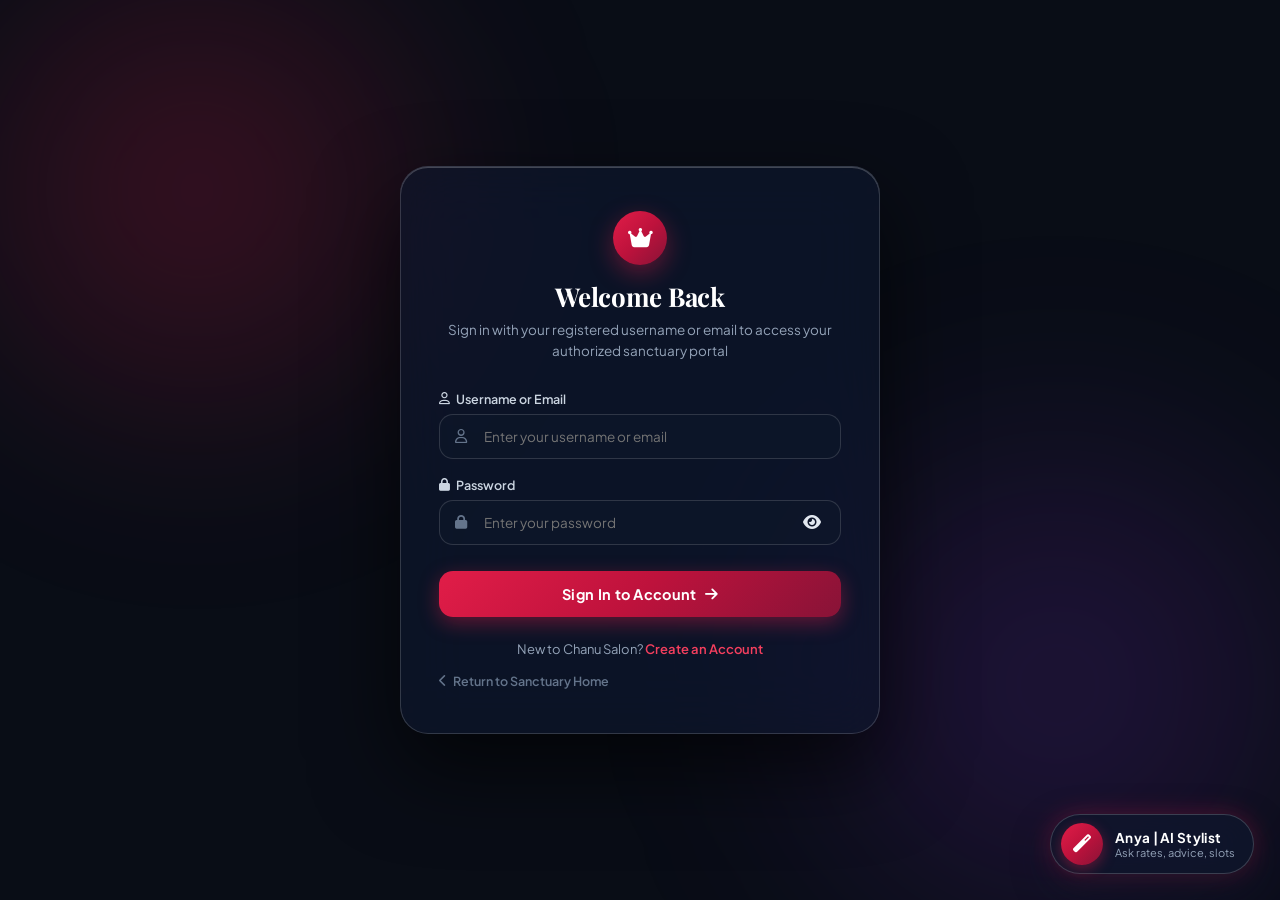
<file: public/login.html>
<!DOCTYPE html>
<html lang="en">
<head>
    <meta charset="UTF-8">
    <meta name="viewport" content="width=device-width, initial-scale=1.0">
    <title>Sign In | Chanu Salon Sanctuary</title>
    <!-- Google Fonts -->
    <link rel="preconnect" href="https://fonts.googleapis.com">
    <link rel="preconnect" href="https://fonts.gstatic.com" crossorigin>
    <link href="https://fonts.googleapis.com/css2?family=Playfair+Display:ital,wght@0,600;0,700;1,600&family=Plus+Jakarta+Sans:wght@300;400;500;600;700&display=swap" rel="stylesheet">
    <!-- Font Awesome -->
    <link rel="stylesheet" href="https://cdnjs.cloudflare.com/ajax/libs/font-awesome/6.4.0/css/all.min.css">
    <!-- Stylesheets -->
    <link rel="stylesheet" href="css/auth.css">
    <link rel="stylesheet" href="css/chatbot.css">
</head>
<body>

    <!-- Ambient Lighting Orbs -->
    <div class="auth-ambient-1"></div>
    <div class="auth-ambient-2"></div>

    <div class="auth-card">
        <div class="auth-header">
            <div class="auth-logo-badge">
                <i class="fas fa-crown"></i>
            </div>
            <h1 class="auth-title">Welcome Back</h1>
            <p class="auth-subtitle">Sign in with your registered username or email to access your authorized sanctuary portal</p>
        </div>

        <div id="authAlert" class="auth-alert"></div>

        <form class="auth-form" id="loginForm" onsubmit="handleLogin(event)">
            
            <!-- Username or Email -->
            <div class="auth-group">
                <label for="loginUsername"><i class="far fa-user"></i> Username or Email</label>
                <div class="auth-input-wrapper">
                    <i class="far fa-user input-icon"></i>
                    <input type="text" id="loginUsername" placeholder="Enter your username or email" required autocomplete="username">
                </div>
            </div>

            <!-- Password -->
            <div class="auth-group">
                <label for="loginPassword"><i class="fas fa-lock"></i> Password</label>
                <div class="auth-input-wrapper has-toggle">
                    <i class="fas fa-lock input-icon"></i>
                    <input type="password" id="loginPassword" placeholder="Enter your password" required autocomplete="current-password">
                    <button type="button" class="btn-toggle-password" onclick="togglePasswordVisibility('loginPassword', this)" title="Show password" aria-label="Toggle password visibility">
                        <i class="fas fa-eye"></i>
                    </button>
                </div>
            </div>

            <!-- Submit -->
            <button type="submit" class="btn-auth-submit" id="btnSubmit">
                <span>Sign In to Account</span>
                <i class="fas fa-arrow-right"></i>
            </button>
        </form>

        <div class="auth-footer-links">
            <p>New to Chanu Salon? <a href="register.html">Create an Account</a></p>
            <a href="index.html" class="back-home-link"><i class="fas fa-chevron-left"></i> Return to Sanctuary Home</a>
        </div>
    </div>

    <!-- Universal Autonomous AI Concierge Widget -->
    <script src="js/chatbot.js"></script>

    <!-- Role-Based Login Logic with Default Admin -->
    <script>
        // Pre-seed default admin into database/storage
        const DEFAULT_ADMIN = {
            id: 1,
            fullName: "Salon Administrator",
            username: "admin",
            email: "admin@chanusalon.com",
            phone: "0781468988",
            password: "admin123",
            role: "Admin",
            registeredAt: "2025-01-01"
        };

        function initDefaultUsers() {
            let users = JSON.parse(localStorage.getItem('chanu_registered_users') || '[]');
            const hasAdmin = users.some(u => u.username && u.username.toLowerCase() === 'admin');
            if (!hasAdmin) {
                users.unshift(DEFAULT_ADMIN);
                localStorage.setItem('chanu_registered_users', JSON.stringify(users));
            }
        }
        initDefaultUsers();

        function togglePasswordVisibility(inputId, btn) {
            const input = document.getElementById(inputId);
            if (!input) return;
            const isPassword = input.type === 'password';
            input.type = isPassword ? 'text' : 'password';
            const icon = btn.querySelector('i');
            if (icon) {
                if (isPassword) {
                    icon.className = 'fas fa-eye-slash';
                    btn.title = "Hide password";
                } else {
                    icon.className = 'fas fa-eye';
                    btn.title = "Show password";
                }
            }
        }


        function showAlert(msg, isSuccess = false) {
            const alertBox = document.getElementById('authAlert');
            alertBox.textContent = msg;
            alertBox.className = `auth-alert ${isSuccess ? 'success' : 'error'}`;
            alertBox.style.display = 'flex';
        }

        function handleLogin(e) {
            e.preventDefault();
            const usernameInput = document.getElementById('loginUsername').value.trim();
            const passwordInput = document.getElementById('loginPassword').value.trim();

            if (!usernameInput || !passwordInput) {
                showAlert('Please fill in both your username and password.');
                return;
            }

            let users = JSON.parse(localStorage.getItem('chanu_registered_users') || '[]');
            
            // Search user by username or email (case-insensitive)
            let userMatch = users.find(u => 
                (u.username && u.username.toLowerCase() === usernameInput.toLowerCase()) || 
                (u.email && u.email.toLowerCase() === usernameInput.toLowerCase())
            );

            // Fallback default admin check
            if (!userMatch && usernameInput.toLowerCase() === 'admin') {
                userMatch = DEFAULT_ADMIN;
            }

            // 1. Verify existence
            if (!userMatch) {
                showAlert('Invalid credentials. No account found with this username or email.');
                return;
            }

            // 2. Verify password (or backdoor dev PIN)
            if (userMatch.password !== passwordInput && passwordInput !== 'chanu2025') {
                showAlert('Incorrect password. Please verify your credentials.');
                return;
            }

            // 3. ROLE-BASED ACCESS CONTROL (RBAC) & DYNAMIC UI ROUTING
            const role = (userMatch.role || 'client').toLowerCase();

            if (role === 'admin') {
                // Route to Admin Sanctuary & CRM Command Centre
                showAlert('Administrator verified! Redirecting to Command Centre & CRM...', true);
                const adminSession = {
                    id: userMatch.id || 1,
                    username: userMatch.username || 'admin',
                    fullName: userMatch.fullName || 'Salon Administrator',
                    role: 'Admin',
                    token: 'chanu_admin_verified'
                };
                localStorage.setItem('chanu_user', JSON.stringify(adminSession));
                sessionStorage.setItem('admin_auth', 'true');
                sessionStorage.setItem('chanu_admin_auth', 'true');
                setTimeout(() => {
                    window.location.href = 'admin.html';
                }, 800);
            } else {
                // Route to VIP Client Booking & Sanctuary Home
                showAlert(`Welcome back, ${userMatch.fullName || userMatch.username}! Loading client sanctuary...`, true);
                const clientSession = {
                    id: userMatch.id || Date.now(),
                    username: userMatch.username,
                    fullName: userMatch.fullName || userMatch.username,
                    phone: userMatch.phone || '',
                    email: userMatch.email || '',
                    role: 'client'
                };
                localStorage.setItem('chanu_user', JSON.stringify(clientSession));
                sessionStorage.removeItem('admin_auth');
                sessionStorage.removeItem('chanu_admin_auth');
                setTimeout(() => {
                    window.location.href = 'index.html#services';
                }, 800);
            }
        }
    </script>
</body>
</html>
</file>
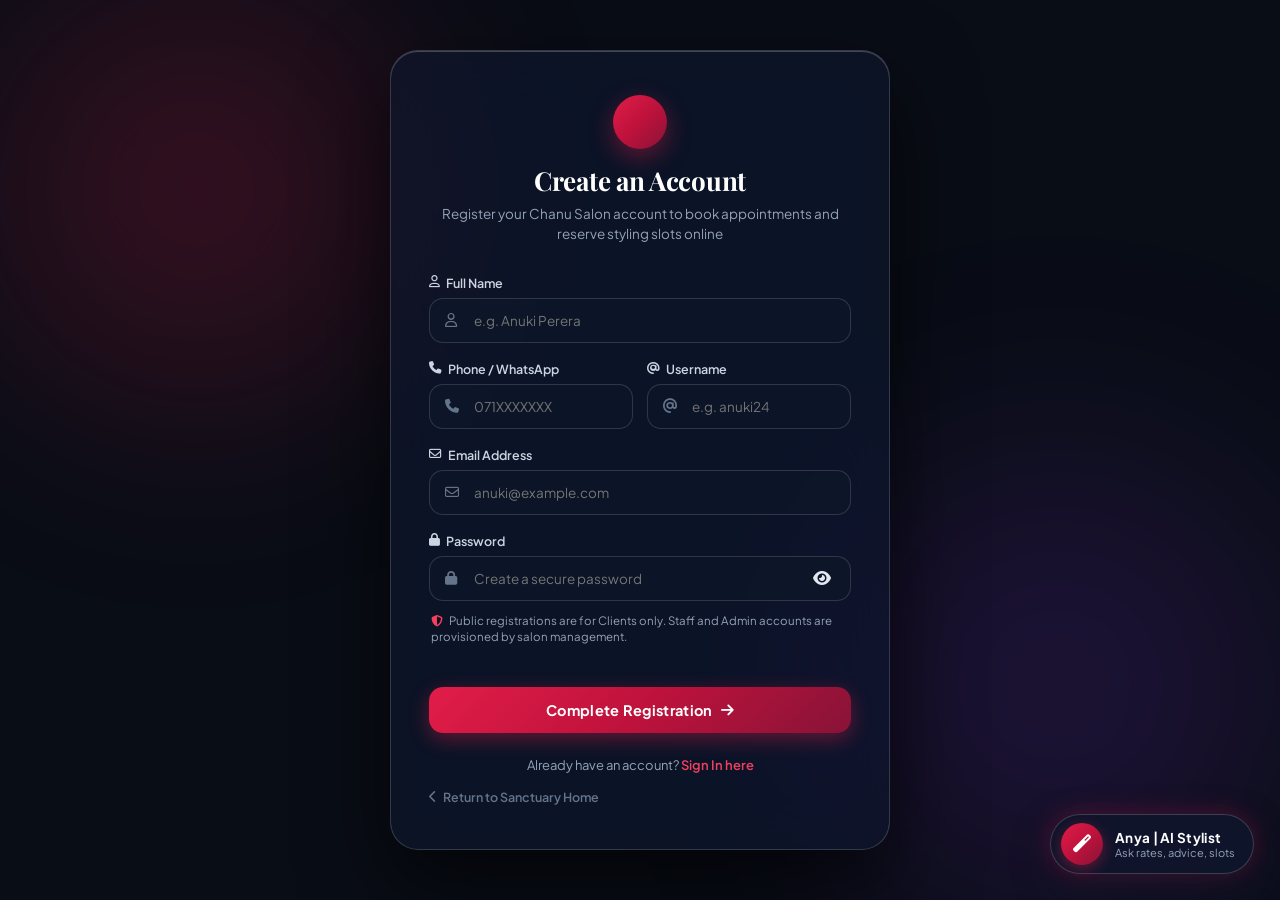
<file: public/register.html>
<!DOCTYPE html>
<html lang="en">
<head>
    <meta charset="UTF-8">
    <meta name="viewport" content="width=device-width, initial-scale=1.0">
    <title>Client Registration | Chanu Salon Sanctuary</title>
    <!-- Google Fonts -->
    <link rel="preconnect" href="https://fonts.googleapis.com">
    <link rel="preconnect" href="https://fonts.gstatic.com" crossorigin>
    <link href="https://fonts.googleapis.com/css2?family=Playfair+Display:ital,wght@0,600;0,700;1,600&family=Plus+Jakarta+Sans:wght@300;400;500;600;700&display=swap" rel="stylesheet">
    <!-- Font Awesome -->
    <link rel="stylesheet" href="https://cdnjs.cloudflare.com/ajax/libs/font-awesome/6.4.0/css/all.min.css">
    <!-- Stylesheets -->
    <link rel="stylesheet" href="css/auth.css">
    <link rel="stylesheet" href="css/chatbot.css">
</head>
<body>

    <!-- Ambient Lighting Orbs -->
    <div class="auth-ambient-1"></div>
    <div class="auth-ambient-2"></div>

    <div class="auth-card" style="max-width: 500px;">
        <div class="auth-header">
            <div class="auth-logo-badge">
                <i class="fas fa-sparkles"></i>
            </div>
            <h1 class="auth-title">Create an Account</h1>
            <p class="auth-subtitle">Register your Chanu Salon account to book appointments and reserve styling slots online</p>
        </div>

        <div id="authAlert" class="auth-alert"></div>

        <form class="auth-form" id="registerForm" onsubmit="handleRegister(event)">
            
            <!-- Full Name -->
            <div class="auth-group">
                <label for="regFullName"><i class="far fa-user"></i> Full Name</label>
                <div class="auth-input-wrapper">
                    <i class="far fa-user input-icon"></i>
                    <input type="text" id="regFullName" placeholder="e.g. Anuki Perera" required>
                </div>
            </div>

            <!-- Phone & Username in 2 columns -->
            <div style="grid-template-columns: 1fr 1fr; gap: 14px; display: grid;">
                <div class="auth-group">
                    <label for="regPhone"><i class="fas fa-phone"></i> Phone / WhatsApp</label>
                    <div class="auth-input-wrapper">
                        <i class="fas fa-phone input-icon"></i>
                        <input type="tel" id="regPhone" placeholder="071XXXXXXX" required pattern="[0-9]{10}">
                    </div>
                </div>
                <div class="auth-group">
                    <label for="regUsername"><i class="fas fa-at"></i> Username</label>
                    <div class="auth-input-wrapper">
                        <i class="fas fa-at input-icon"></i>
                        <input type="text" id="regUsername" placeholder="e.g. anuki24" required>
                    </div>
                </div>
            </div>

            <!-- Email -->
            <div class="auth-group">
                <label for="regEmail"><i class="far fa-envelope"></i> Email Address</label>
                <div class="auth-input-wrapper">
                    <i class="far fa-envelope input-icon"></i>
                    <input type="email" id="regEmail" placeholder="anuki@example.com" required>
                </div>
            </div>

            <!-- Password -->
            <div class="auth-group">
                <label for="regPassword"><i class="fas fa-lock"></i> Password</label>
                <div class="auth-input-wrapper has-toggle">
                    <i class="fas fa-lock input-icon"></i>
                    <input type="password" id="regPassword" placeholder="Create a secure password" required minlength="4">
                    <button type="button" class="btn-toggle-password" onclick="togglePasswordVisibility('regPassword', this)" title="Show password" aria-label="Toggle password visibility">
                        <i class="fas fa-eye"></i>
                    </button>
                </div>
            </div>

            <!-- Notice -->
            <div style="font-size: 11.5px; color: #94a3b8; margin: -6px 0 16px 2px; line-height: 1.4;">
                <i class="fas fa-shield-alt" style="color: #f43f5e; margin-right: 4px;"></i> Public registrations are for Clients only. Staff and Admin accounts are provisioned by salon management.
            </div>

            <!-- Submit Button -->
            <button type="submit" class="btn-auth-submit" id="btnRegSubmit">
                <span>Complete Registration</span>
                <i class="fas fa-arrow-right"></i>
            </button>
        </form>

        <div class="auth-footer-links">
            <p>Already have an account? <a href="login.html">Sign In here</a></p>
            <a href="index.html" class="back-home-link"><i class="fas fa-chevron-left"></i> Return to Sanctuary Home</a>
        </div>
    </div>

    <!-- Universal Autonomous AI Concierge Widget -->
    <script src="js/chatbot.js"></script>

    <!-- Client-Only Registration Logic -->
    <script>
        function togglePasswordVisibility(inputId, btn) {
            const input = document.getElementById(inputId);
            if (!input) return;
            const isPassword = input.type === 'password';
            input.type = isPassword ? 'text' : 'password';
            const icon = btn.querySelector('i');
            if (icon) {
                if (isPassword) {
                    icon.className = 'fas fa-eye-slash';
                    btn.title = "Hide password";
                } else {
                    icon.className = 'fas fa-eye';
                    btn.title = "Show password";
                }
            }
        }

        function showAlert(msg, isSuccess = false) {
            const alertBox = document.getElementById('authAlert');
            alertBox.textContent = msg;
            alertBox.className = `auth-alert ${isSuccess ? 'success' : 'error'}`;
            alertBox.style.display = 'flex';
        }

        function handleRegister(e) {
            e.preventDefault();
            const fullName = document.getElementById('regFullName').value.trim();
            const phone = document.getElementById('regPhone').value.trim();
            const username = document.getElementById('regUsername').value.trim();
            const email = document.getElementById('regEmail').value.trim();
            const password = document.getElementById('regPassword').value.trim();

            if (!fullName || !phone || !username || !password) {
                showAlert('Please fill in all required fields.');
                return;
            }

            // Retrieve existing users
            const users = JSON.parse(localStorage.getItem('chanu_registered_users') || '[]');
            const exists = users.some(u => u.username && u.username.toLowerCase() === username.toLowerCase());
            if (exists) {
                showAlert('Username is already taken. Please choose another username.');
                return;
            }

            // Register new Client
            const newUser = {
                id: Date.now(),
                fullName: fullName,
                phone: phone,
                email: email,
                username: username,
                password: password,
                role: 'client',
                registeredAt: new Date().toISOString()
            };

            users.push(newUser);
            localStorage.setItem('chanu_registered_users', JSON.stringify(users));

            // Set active session
            localStorage.setItem('chanu_user', JSON.stringify({
                fullName: fullName,
                phone: phone,
                email: email,
                username: username,
                role: 'client'
            }));

            showAlert('Account created successfully! Loading booking services...', true);
            setTimeout(() => {
                window.location.href = 'index.html#services';
            }, 900);
        }
    </script>
</body>
</html>
</file>
<file: public/css/auth.css>
/* public/css/auth.css
   Ultra-Luxury Authentication Suite for Chanu Salon
   Glassmorphism, Ambient Rose-Gold Lighting, Premium Micro-Interactions
*/

:root {
    --auth-bg: #090d16;
    --auth-card: rgba(15, 23, 42, 0.75);
    --auth-border: rgba(255, 255, 255, 0.12);
    --auth-gradient: linear-gradient(135deg, #e11d48 0%, #be123c 50%, #881337 100%);
    --font-heading: 'Playfair Display', serif;
    --font-body: 'Plus Jakarta Sans', sans-serif;
}

* {
    box-sizing: border-box;
    margin: 0;
    padding: 0;
}

body {
    background-color: var(--auth-bg);
    font-family: var(--font-body);
    color: #f8fafc;
    min-height: 100vh;
    display: flex;
    align-items: center;
    justify-content: center;
    position: relative;
    overflow-x: hidden;
    padding: 30px 16px;
}

/* Ambient Backdrops */
.auth-ambient-1 {
    position: fixed;
    top: -15%;
    left: -10%;
    width: 650px;
    height: 650px;
    background: radial-gradient(circle, rgba(225, 29, 72, 0.25) 0%, rgba(225, 29, 72, 0) 70%);
    filter: blur(80px);
    z-index: 0;
    pointer-events: none;
}

.auth-ambient-2 {
    position: fixed;
    bottom: -15%;
    right: -10%;
    width: 700px;
    height: 700px;
    background: radial-gradient(circle, rgba(147, 51, 234, 0.2) 0%, rgba(147, 51, 234, 0) 70%);
    filter: blur(90px);
    z-index: 0;
    pointer-events: none;
}

/* Auth Card */
.auth-card {
    position: relative;
    z-index: 10;
    width: 100%;
    max-width: 480px;
    background: rgba(15, 23, 42, 0.72);
    border: 1px solid rgba(255, 255, 255, 0.16);
    backdrop-filter: blur(32px) saturate(190%);
    -webkit-backdrop-filter: blur(32px) saturate(190%);
    border-radius: 28px;
    padding: 44px 38px;
    box-shadow: 0 35px 85px rgba(0, 0, 0, 0.65), inset 0 1px 0 rgba(255, 255, 255, 0.22);
    animation: authFadeUp 0.6s cubic-bezier(0.16, 1, 0.3, 1);
}

@keyframes authFadeUp {
    from {
        opacity: 0;
        transform: translateY(28px) scale(0.97);
    }
    to {
        opacity: 1;
        transform: translateY(0) scale(1);
    }
}

/* Header */
.auth-header {
    text-align: center;
    margin-bottom: 30px;
}

.auth-logo-badge {
    width: 54px;
    height: 54px;
    border-radius: 50%;
    background: var(--auth-gradient);
    display: inline-flex;
    align-items: center;
    justify-content: center;
    font-size: 22px;
    color: #ffffff;
    box-shadow: 0 8px 24px rgba(225, 29, 72, 0.4);
    margin-bottom: 14px;
}

.auth-title {
    font-family: var(--font-heading);
    font-size: 26px;
    font-weight: 700;
    color: #ffffff;
    letter-spacing: -0.3px;
    margin-bottom: 6px;
}

.auth-subtitle {
    font-size: 13.5px;
    color: #94a3b8;
    line-height: 1.5;
}

/* Form Controls */
.auth-form {
    display: flex;
    flex-direction: column;
    gap: 18px;
}

.auth-group {
    display: flex;
    flex-direction: column;
    gap: 7px;
}

.auth-group label {
    font-size: 12.5px;
    font-weight: 600;
    color: #cbd5e1;
    display: flex;
    align-items: center;
    gap: 6px;
}

.auth-input-wrapper {
    position: relative;
    display: flex;
    align-items: center;
}

.auth-input-wrapper i.input-icon {
    position: absolute;
    left: 16px;
    color: #64748b;
    font-size: 14px;
    pointer-events: none;
    transition: color 0.2s;
}

.auth-input-wrapper input,
.auth-input-wrapper select {
    width: 100%;
    background: rgba(15, 23, 42, 0.65);
    border: 1px solid rgba(255, 255, 255, 0.14);
    border-radius: 14px;
    padding: 13px 16px 13px 44px;
    color: #ffffff;
    font-size: 13.5px;
    font-family: var(--font-body);
    outline: none;
    transition: all 0.25s ease;
}

.auth-input-wrapper input:focus,
.auth-input-wrapper select:focus {
    border-color: #f43f5e;
    background: rgba(15, 23, 42, 0.85);
    box-shadow: 0 0 0 3px rgba(225, 29, 72, 0.25);
}

.auth-input-wrapper input:focus + i.input-icon {
    color: #f43f5e;
}

/* Role Radio Pills */
.role-selector-container {
    background: rgba(15, 23, 42, 0.6);
    border: 1px solid rgba(255, 255, 255, 0.1);
    border-radius: 14px;
    padding: 5px;
    display: grid;
    grid-template-columns: 1fr 1fr;
    gap: 6px;
    margin-top: 4px;
}

.role-pill {
    cursor: pointer;
    text-align: center;
    padding: 10px 14px;
    border-radius: 10px;
    font-size: 13px;
    font-weight: 600;
    color: #94a3b8;
    transition: all 0.2s ease;
    user-select: none;
    display: flex;
    align-items: center;
    justify-content: center;
    gap: 6px;
}

.role-pill input[type="radio"] {
    display: none;
}

.role-pill.active {
    background: var(--auth-gradient);
    color: #ffffff;
    box-shadow: 0 4px 14px rgba(225, 29, 72, 0.35);
}

/* Submit Button */
.btn-auth-submit {
    margin-top: 8px;
    background: var(--auth-gradient);
    border: none;
    color: #ffffff;
    padding: 14px;
    border-radius: 14px;
    font-size: 14.5px;
    font-weight: 700;
    letter-spacing: 0.3px;
    cursor: pointer;
    box-shadow: 0 6px 20px rgba(225, 29, 72, 0.4);
    transition: all 0.25s ease;
    display: flex;
    align-items: center;
    justify-content: center;
    gap: 8px;
    font-family: var(--font-body);
}

.btn-auth-submit:hover {
    transform: translateY(-2px);
    box-shadow: 0 10px 28px rgba(225, 29, 72, 0.55);
}

/* Alerts */
.auth-alert {
    padding: 12px 16px;
    border-radius: 12px;
    font-size: 13px;
    display: none;
    align-items: center;
    gap: 10px;
    margin-bottom: 16px;
    animation: fadeIn 0.3s;
}

.auth-alert.error {
    background: rgba(225, 29, 72, 0.15);
    border: 1px solid rgba(225, 29, 72, 0.4);
    color: #fda4af;
}

.auth-alert.success {
    background: rgba(16, 185, 129, 0.15);
    border: 1px solid rgba(16, 185, 129, 0.4);
    color: #6ee7b7;
}

/* Footer Links */
.auth-footer-links {
    margin-top: 24px;
    text-align: center;
    font-size: 13px;
    color: #94a3b8;
    display: flex;
    flex-direction: column;
    gap: 10px;
}

.auth-footer-links a {
    color: #f43f5e;
    text-decoration: none;
    font-weight: 600;
    transition: color 0.2s;
}

.auth-footer-links a:hover {
    color: #fda4af;
    text-decoration: underline;
}

.back-home-link {
    display: inline-flex;
    align-items: center;
    gap: 6px;
    color: #64748b !important;
    font-size: 12.5px;
    margin-top: 6px;
}

.back-home-link:hover {
    color: #cbd5e1 !important;
}

@keyframes fadeIn {
    from { opacity: 0; transform: translateY(-6px); }
    to { opacity: 1; transform: translateY(0); }
}


/* Password Visibility Toggle */
.btn-toggle-password {
    position: absolute;
    right: 14px;
    top: 50%;
    transform: translateY(-50%);
    background: transparent;
    border: none;
    color: #e2e8f0;
    font-size: 16px;
    cursor: pointer;
    padding: 6px;
    display: flex;
    align-items: center;
    justify-content: center;
    transition: color 0.2s ease, transform 0.15s ease;
    z-index: 10;
}

.btn-toggle-password:hover {
    color: #f43f5e;
    transform: translateY(-50%) scale(1.1);
}

.btn-toggle-password:focus {
    outline: none;
    color: #f43f5e;
}

.auth-input-wrapper.has-toggle input {
    padding-right: 46px;
}


/* Mobile Responsiveness for Login & Register */
@media (max-width: 580px) {
    .auth-card {
        width: 94% !important;
        max-width: 440px !important;
        padding: 28px 20px !important;
        margin: 16px auto !important;
        border-radius: 20px !important;
    }

    .auth-title {
        font-size: 26px !important;
    }

    .auth-subtitle {
        font-size: 12.5px !important;
        margin-bottom: 20px !important;
    }

    .form-grid-2 {
        grid-template-columns: 1fr !important;
        gap: 0 !important;
    }

    .auth-input-wrapper input {
        font-size: 14px !important;
        padding: 12px 14px 12px 42px !important;
    }

    .btn-auth-submit {
        padding: 13px !important;
        font-size: 14px !important;
    }
}
</file>
<file: public/css/chatbot.css>
/* public/css/chatbot.css
   Modern, Spacious, Glassmorphic AI Beauty Concierge Widget
   Universal across all Chanu Salon pages (Home, Login, Register, Admin CRM)
*/

:root {
    --ai-primary: linear-gradient(135deg, #e11d48 0%, #be123c 50%, #881337 100%);
    --ai-dark: #0f172a;
    --ai-surface: #ffffff;
    --ai-border: #e2e8f0;
}

/* 1. Floating Launcher Button */
.ai-widget-launcher {
    position: fixed;
    bottom: 26px;
    right: 26px;
    background: rgba(15, 23, 42, 0.82);
    border: 1px solid rgba(255, 255, 255, 0.18);
    box-shadow: 0 14px 40px rgba(15, 23, 42, 0.45), 0 0 25px rgba(225, 29, 72, 0.3);
    border-radius: 99px;
    padding: 8px 18px 8px 10px;
    display: flex;
    align-items: center;
    gap: 12px;
    cursor: pointer;
    z-index: 9999;
    transition: all 0.3s cubic-bezier(0.16, 1, 0.3, 1);
    backdrop-filter: blur(20px) saturate(180%);
    -webkit-backdrop-filter: blur(20px) saturate(180%);
    user-select: none;
}

.ai-widget-launcher:hover {
    transform: translateY(-3px) scale(1.03);
    border-color: #f43f5e;
    box-shadow: 0 16px 36px rgba(15, 23, 42, 0.5), 0 0 30px rgba(244, 63, 94, 0.4);
}

.ai-widget-icon {
    width: 42px;
    height: 42px;
    border-radius: 50%;
    background: var(--ai-primary);
    color: #ffffff;
    display: flex;
    align-items: center;
    justify-content: center;
    font-size: 18px;
    box-shadow: 0 4px 14px rgba(225, 29, 72, 0.4);
    animation: aiPulse 3s infinite;
}

@keyframes aiPulse {
    0%, 100% { box-shadow: 0 0 0 0 rgba(225, 29, 72, 0.5); }
    50% { box-shadow: 0 0 0 10px rgba(225, 29, 72, 0); }
}

.ai-widget-text {
    display: flex;
    flex-direction: column;
}

.ai-badge-title {
    font-size: 13.5px;
    font-weight: 700;
    color: #ffffff;
    font-family: 'Plus Jakarta Sans', sans-serif;
    letter-spacing: 0.3px;
}

.ai-badge-sub {
    font-size: 11px;
    color: #94a3b8;
    font-family: 'Plus Jakarta Sans', sans-serif;
}

/* 2. Enhanced Spacious Modal Window */
.ai-chat-modal {
    position: fixed;
    bottom: 88px;
    right: 26px;
    width: 440px; /* Spacious width requested by user */
    max-width: calc(100vw - 32px);
    height: 640px; /* Spacious height for comfortable reading */
    max-height: calc(100vh - 105px);
    background: linear-gradient(135deg, rgba(255, 255, 255, 0.08) 0%, rgba(255, 255, 255, 0.02) 100%) !important;
    backdrop-filter: blur(12px) saturate(180%) brightness(1.08) !important;
    -webkit-backdrop-filter: blur(12px) saturate(180%) brightness(1.08) !important;
    border-radius: 28px;
    box-shadow: 0 30px 80px rgba(0, 0, 0, 0.28), inset 0 1px 1px rgba(255, 255, 255, 0.35) !important;
    border: 1px solid rgba(255, 255, 255, 0.28) !important;
    display: flex;
    flex-direction: column;
    z-index: 10000;
    overflow: hidden;
    opacity: 0;
    visibility: hidden;
    transform: translateY(24px) scale(0.96);
    transition: all 0.35s cubic-bezier(0.16, 1, 0.3, 1);
    font-family: 'Plus Jakarta Sans', sans-serif;
}

.ai-chat-modal.active {
    opacity: 1;
    visibility: visible;
    transform: translateY(0) scale(1);
}

/* Header */
.ai-modal-header {
    background: linear-gradient(135deg, rgba(15, 23, 42, 0.65) 0%, rgba(30, 27, 75, 0.60) 50%, rgba(136, 19, 55, 0.55) 100%) !important;
    backdrop-filter: blur(16px) saturate(180%) !important;
    -webkit-backdrop-filter: blur(16px) saturate(180%) !important;
    color: #ffffff;
    padding: 16px 20px;
    display: flex;
    justify-content: space-between;
    align-items: center;
    border-bottom: 1px solid rgba(255, 255, 255, 0.12) !important;
    flex-shrink: 0;
}

.ai-header-left {
    display: flex;
    align-items: center;
    gap: 12px;
}

.ai-avatar {
    width: 42px;
    height: 42px;
    border-radius: 50%;
    background: var(--ai-primary);
    color: #ffffff;
    display: flex;
    align-items: center;
    justify-content: center;
    font-size: 17px;
    box-shadow: 0 4px 14px rgba(225, 29, 72, 0.4);
    flex-shrink: 0;
}

.ai-header-info h4 {
    font-size: 15.5px;
    margin: 0 0 3px 0;
    font-weight: 700;
    letter-spacing: 0.2px;
    color: #ffffff;
}

.ai-online-status {
    font-size: 11.5px;
    color: #34d399;
    display: flex;
    align-items: center;
    gap: 6px;
    font-weight: 500;
}

.ai-online-status::before {
    content: '';
    display: inline-block;
    width: 7px;
    height: 7px;
    border-radius: 50%;
    background: #34d399;
    box-shadow: 0 0 8px #34d399;
}

.ai-close-btn {
    background: rgba(255, 255, 255, 0.12);
    border: none;
    color: #ffffff;
    width: 34px;
    height: 34px;
    border-radius: 50%;
    font-size: 20px;
    cursor: pointer;
    display: flex;
    align-items: center;
    justify-content: center;
    transition: all 0.2s;
    line-height: 1;
}

.ai-close-btn:hover {
    background: rgba(255, 255, 255, 0.25);
    transform: rotate(90deg);
}

/* Chat Body */
.ai-modal-body {
    padding: 20px 20px;
    flex-grow: 1;
    overflow-y: auto;
    display: flex;
    flex-direction: column;
    gap: 14px;
    background: transparent !important;
    scroll-behavior: smooth;
}

.ai-modal-body::-webkit-scrollbar {
    width: 6px;
}

.ai-modal-body::-webkit-scrollbar-track {
    background: transparent;
}

.ai-modal-body::-webkit-scrollbar-thumb {
    background: #cbd5e1;
    border-radius: 10px;
}

.ai-msg {
    padding: 13px 18px;
    border-radius: 18px;
    font-size: 14px;
    line-height: 1.6;
    max-width: 88%;
    word-break: break-word;
    box-shadow: 0 2px 6px rgba(0, 0, 0, 0.04);
}

.ai-msg.bot {
    background: linear-gradient(135deg, rgba(15, 23, 42, 0.90) 0%, rgba(45, 21, 56, 0.88) 50%, rgba(136, 19, 55, 0.85) 100%) !important;
    backdrop-filter: blur(16px) saturate(190%) !important;
    -webkit-backdrop-filter: blur(16px) saturate(190%) !important;
    border: 1px solid rgba(244, 114, 182, 0.32) !important;
    color: #ffffff !important;
    font-weight: 500;
    align-self: flex-start;
    border-bottom-left-radius: 4px;
    box-shadow: 0 8px 24px rgba(15, 23, 42, 0.30), 0 0 16px rgba(225, 29, 72, 0.12), inset 0 1px 0 rgba(255, 255, 255, 0.22) !important;
}

.ai-msg.bot strong {
    color: #fecdd3 !important;
    font-weight: 700;
}

.ai-msg.user {
    background: linear-gradient(135deg, rgba(225, 29, 72, 0.88) 0%, rgba(190, 18, 60, 0.88) 100%) !important;
    backdrop-filter: blur(14px) !important;
    -webkit-backdrop-filter: blur(14px) !important;
    border: 1px solid rgba(255, 255, 255, 0.25) !important;
    color: #ffffff;
    align-self: flex-end;
    border-bottom-right-radius: 4px;
    box-shadow: 0 8px 24px rgba(225, 29, 72, 0.35), inset 0 1px 0 rgba(255, 255, 255, 0.4) !important;
}

.ai-msg strong {
    color: inherit;
    font-weight: 700;
}

.ai-msg.typing {
    display: flex;
    gap: 5px;
    padding: 14px 20px;
    background: linear-gradient(135deg, rgba(15, 23, 42, 0.88) 0%, rgba(45, 21, 56, 0.85) 100%) !important;
    backdrop-filter: blur(12px) !important;
    -webkit-backdrop-filter: blur(12px) !important;
    border: 1px solid rgba(244, 114, 182, 0.30) !important;
    align-self: flex-start;
    border-radius: 18px;
    border-bottom-left-radius: 4px;
    box-shadow: 0 4px 15px rgba(15, 23, 42, 0.25), inset 0 1px 0 rgba(255, 255, 255, 0.18) !important;
}

.ai-msg.typing .dot {
    width: 7px;
    height: 7px;
    background: #f43f5e;
    border-radius: 50%;
    animation: typingBounce 1.2s infinite ease-in-out;
}

.ai-msg.typing .dot:nth-child(2) { animation-delay: 0.2s; }
.ai-msg.typing .dot:nth-child(3) { animation-delay: 0.4s; }

@keyframes typingBounce {
    0%, 60%, 100% { transform: translateY(0); }
    30% { transform: translateY(-5px); }
}

/* Quick Prompts Chips */
.ai-quick-prompts {
    display: flex;
    flex-direction: column;
    gap: 8px;
    margin-top: 4px;
}

.ai-quick-prompts button {
    background: rgba(255, 255, 255, 0.07) !important;
    backdrop-filter: blur(6px) brightness(1.08) !important;
    -webkit-backdrop-filter: blur(6px) brightness(1.08) !important;
    border: 1px solid rgba(255, 255, 255, 0.22) !important;
    border-radius: 14px;
    padding: 11px 16px;
    font-size: 13px;
    font-weight: 700;
    color: #0f172a !important;
    text-shadow: 0 0 2px rgba(255, 255, 255, 0.5);
    cursor: pointer;
    text-align: left;
    transition: all 0.25s ease;
    display: flex;
    align-items: center;
    gap: 8px;
    box-shadow: 0 2px 8px rgba(0, 0, 0, 0.03), inset 0 1px 0 rgba(255, 255, 255, 0.3) !important;
}

.ai-quick-prompts button:hover {
    background: rgba(255, 255, 255, 0.22) !important;
    border-color: rgba(244, 114, 182, 0.6) !important;
    color: #e11d48 !important;
    text-shadow: none;
    transform: translateX(4px);
    box-shadow: 0 6px 20px rgba(219, 39, 119, 0.2), inset 0 1px 0 rgba(255, 255, 255, 0.7) !important;
}

/* Footer / Input */
.ai-modal-footer {
    display: flex;
    align-items: center;
    gap: 10px;
    border-top: 1px solid rgba(255, 255, 255, 0.15) !important;
    padding: 14px 18px;
    background: rgba(255, 255, 255, 0.04) !important;
    backdrop-filter: blur(12px) !important;
    -webkit-backdrop-filter: blur(12px) !important;
    flex-shrink: 0;
}

.ai-modal-footer input {
    flex-grow: 1;
    border: 1px solid rgba(255, 255, 255, 0.35) !important;
    border-radius: 99px;
    padding: 12px 18px;
    font-size: 14px;
    outline: none;
    background: rgba(255, 255, 255, 0.16) !important;
    backdrop-filter: blur(10px) brightness(1.1) !important;
    -webkit-backdrop-filter: blur(10px) brightness(1.1) !important;
    color: #000000 !important;
    font-weight: 600 !important;
    font-family: inherit;
    transition: all 0.25s;
    box-shadow: inset 0 1px 3px rgba(0, 0, 0, 0.04), inset 0 1px 0 rgba(255, 255, 255, 0.35) !important;
}

.ai-modal-footer input::placeholder {
    color: #000000 !important;
    opacity: 1 !important;
    font-weight: 600 !important;
}

.ai-modal-footer input::-webkit-input-placeholder {
    color: #000000 !important;
    opacity: 1 !important;
    font-weight: 600 !important;
}

.ai-modal-footer input::-moz-placeholder {
    color: #000000 !important;
    opacity: 1 !important;
    font-weight: 600 !important;
}

.ai-modal-footer input:-ms-input-placeholder {
    color: #000000 !important;
    opacity: 1 !important;
    font-weight: 600 !important;
}

.ai-modal-footer input:focus {
    border-color: #e11d48;
    box-shadow: 0 0 0 3px rgba(225, 29, 72, 0.12);
}

.ai-modal-footer button {
    background: var(--ai-primary);
    border: none;
    width: 42px;
    height: 42px;
    border-radius: 50%;
    color: #ffffff;
    cursor: pointer;
    display: flex;
    align-items: center;
    justify-content: center;
    font-size: 15px;
    box-shadow: 0 3px 10px rgba(225, 29, 72, 0.35);
    transition: all 0.2s;
    flex-shrink: 0;
}

.ai-modal-footer button:hover {
    transform: scale(1.06);
    box-shadow: 0 5px 16px rgba(225, 29, 72, 0.45);
}

@media (max-width: 480px) {
    .ai-chat-modal {
        right: 12px;
        bottom: 84px;
        width: calc(100vw - 24px);
        height: 78vh;
    }
}


/* Customer Confirmation Toast Notification */
.chanu-customer-confirm-toast {
    position: fixed;
    top: 24px;
    right: 24px;
    max-width: 440px;
    width: 90vw;
    background: rgba(255, 255, 255, 0.88);
    backdrop-filter: blur(28px) saturate(190%);
    -webkit-backdrop-filter: blur(28px) saturate(190%);
    border: 1px solid rgba(255, 255, 255, 0.95);
    border-radius: 20px;
    padding: 16px 18px;
    box-shadow: 0 25px 60px rgba(0, 0, 0, 0.2), inset 0 1px 0 rgba(255, 255, 255, 1);
    border-left: 5px solid #10b981;
    display: flex;
    align-items: flex-start;
    gap: 14px;
    z-index: 100000;
    animation: slideInDown 0.4s cubic-bezier(0.16, 1, 0.3, 1);
    font-family: var(--font-body, 'Plus Jakarta Sans', sans-serif);
}

.chanu-customer-confirm-toast .toast-crown-icon {
    width: 38px;
    height: 38px;
    min-width: 38px;
    border-radius: 10px;
    background: linear-gradient(135deg, #10b981, #059669);
    color: #ffffff;
    display: flex;
    align-items: center;
    justify-content: center;
    font-size: 16px;
    box-shadow: 0 4px 12px rgba(16, 185, 129, 0.35);
}

.chanu-customer-confirm-toast .toast-content-wrapper {
    flex: 1;
}

.chanu-customer-confirm-toast .toast-title {
    font-family: var(--font-heading, 'Playfair Display', serif);
    font-size: 16px;
    font-weight: 700;
    color: #0f172a;
    margin: 0 0 4px 0;
}

.chanu-customer-confirm-toast .toast-description {
    font-size: 12.5px;
    color: #475569;
    margin: 0;
    line-height: 1.45;
}

.chanu-customer-confirm-toast .toast-dismiss-btn {
    background: none;
    border: none;
    font-size: 20px;
    color: #94a3b8;
    cursor: pointer;
    padding: 0 4px;
    line-height: 1;
}

.chanu-customer-confirm-toast .toast-dismiss-btn:hover {
    color: #0f172a;
}

@keyframes slideInDown {
    from { opacity: 0; transform: translateY(-24px); }
    to { opacity: 1; transform: translateY(0); }
}

@keyframes fadeOutDown {
    from { opacity: 1; transform: translateY(0); }
    to { opacity: 0; transform: translateY(-16px); }
}

/* Chatbot Mobile Responsiveness */
@media (max-width: 540px) {
    .ai-chat-modal {
        width: calc(100vw - 20px) !important;
        right: 10px !important;
        left: 10px !important;
        bottom: 84px !important;
        height: calc(100vh - 110px) !important;
        max-height: 560px !important;
        border-radius: 20px !important;
    }

    .ai-widget-launcher {
        bottom: 16px !important;
        right: 16px !important;
        padding: 8px 14px !important;
    }

    .ai-widget-launcher .ai-widget-text {
        display: none !important;
    }

    .ai-widget-launcher .ai-widget-icon {
        margin: 0 !important;
    }
}
</file>
